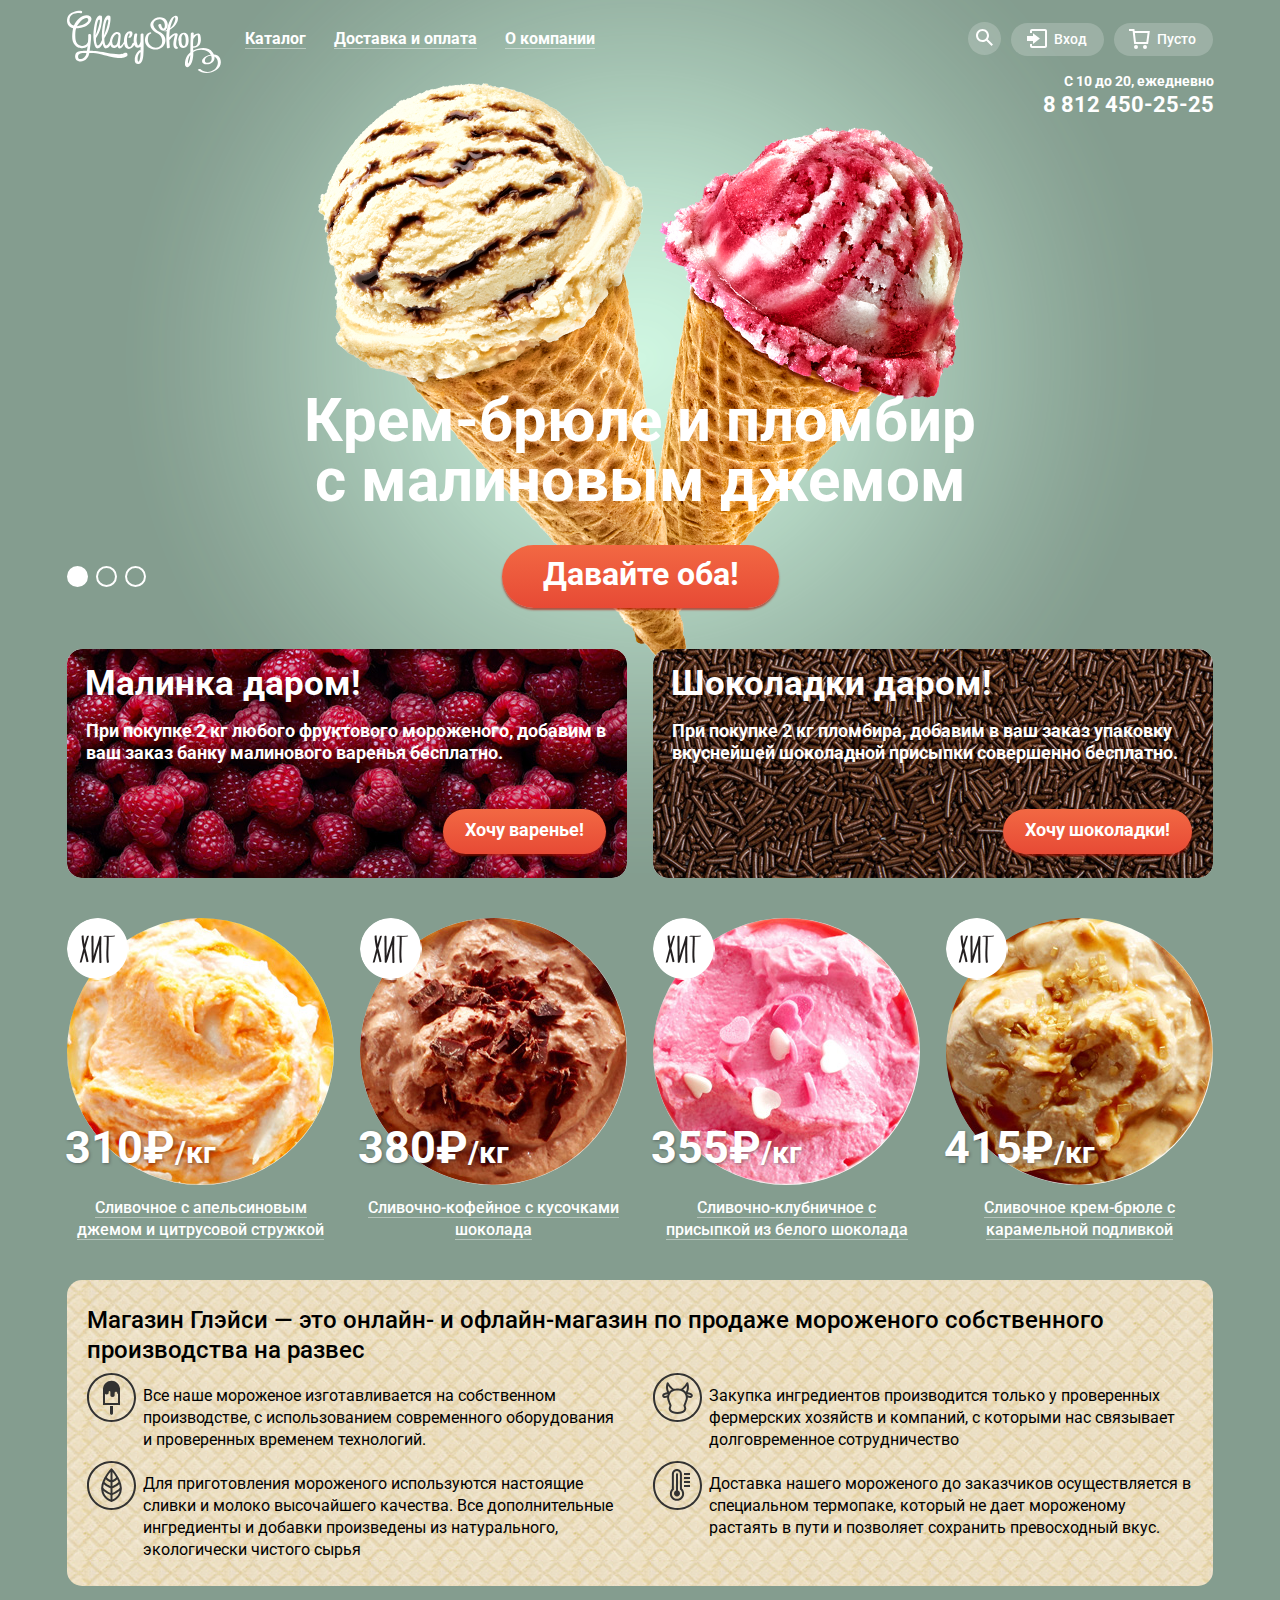
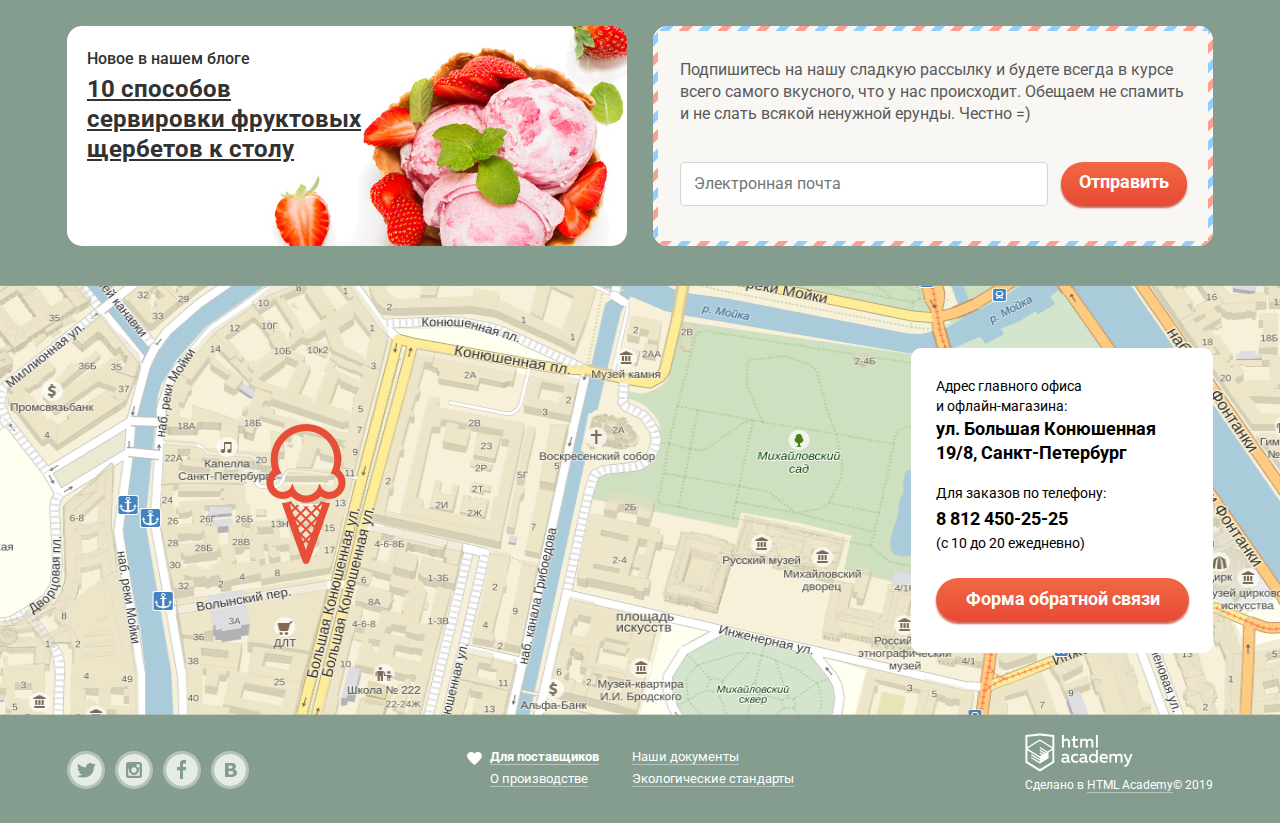
<file: index.html>
<!DOCTYPE html>
<html lang='ru'>
  <head>
    <meta charset='utf-8'>
    <title>HTML Academy: Глейси</title>
    <link href='https://fonts.googleapis.com/css?family=Roboto:400,500,700&display=swap&subset=cyrillic' rel='stylesheet'>
    <link href='css/normalize.css' rel='stylesheet'>
    <link href='css/style-mini.css' rel='stylesheet'>
  </head>
  <body>
    <input class='visually-hidden' type='radio' id='product-1' name='toggle' checked>
    <input class='visually-hidden' type='radio' id='product-2' name='toggle'>
    <input class='visually-hidden' type='radio' id='product-3' name='toggle'>
    <div class='site-wrapper'>
      <div class='site-background-img'>
        <div class='container'>
          <header class='main-header'>
            <nav class='navigation'>
              <img class='header-logo' src='img/logo.svg' width='160' height='64' alt='Магазин мороженого Глейси'>
              <ul class='site-navigation-list'>
                <li class='popup-container popup-container-catalog'>
                  <a class='site-navigation-items site-navigation-items-catalog' href='catalog.thml'><span class='text-decor'>Каталог</span></a>
                  <ul class='navigation-popup navigation-popup-catalog'>
                    <li><a class='navigation-popup-catalog-link navigation-popup-catalog-link-new' href='#'>Новинки</a></li>
                    <li><a class='navigation-popup-catalog-link' href='catalog-sundaes.html'>Сливочное</a></li>
                    <li><a class='navigation-popup-catalog-link' href='#'>Щербеты</a></li>
                    <li><a class='navigation-popup-catalog-link' href='#'>Фруктовый лед</a></li>
                    <li><a class='navigation-popup-catalog-link' href='#'>Мелорин</a></li>
                  </ul>
                </li>
                <li>
                  <div class='popup-container popup-container-delivery'>
                    <a class='site-navigation-items' href='shipping-and-payment.html'><span class='text-decor'>Доставка и оплата</span></a>
                  </div>
                </li>
                <li>
                  <div class='popup-container popup-container-about'>
                    <a class='site-navigation-items' href='about'><span class='text-decor'>О компании</span></a>
                  </div>
                </li>
              </ul>
              <ul class='user-navigation-list'>
                <li class='user-navigation-item'>
                  <div class='user-navigation-search'> 
                    <span class='user-navigation-icon user-navigation-icon-search' tabindex='0'>
                      <svg version='1.1' xmlns='http://www.w3.org/2000/svg' xmlns:xlink='http://www.w3.org/1999/xlink' x='0px' y='0px' width='17px' height='17px' viewBox='0 0 17 17' enable-background='new 0 0 17 17' xml:space='preserve'>
                        <g id='Layer_2'>
                          <path fill='#FFFFFF' d='M16.958,15.527L11.75,10.32C12.533,9.247,13,7.93,13,6.5C13,2.91,10.09,0,6.5,0S0,2.91,0,6.5 S2.91,13,6.5,13c1.438,0,2.763-0.473,3.839-1.263l5.205,5.204L16.958,15.527z M6.5,11C4.019,11,2,8.981,2,6.5S4.019,2,6.5,2 S11,4.019,11,6.5S8.981,11,6.5,11z'/>
                        </g>
                    </svg>
                      <span class='visually-hidden'>Поиск</span>
                    </span>
                    <form class='navigation-popup navigation-popup-search' action='https://echo.htmlacademy.ru' method='get'>
                      <label class='visually-hidden' for='search'>Поиск</label>
                      <input type='text' name='search' id='search' placeholder='Что ищем?'>
                      <button class='visually-hidden' type='submit'>Найти</button>
                    </form>
                  </div>
                </li>
                <li class='user-navigation-item'>
                  <div class='user-navigation-login'>
                    <a class='user-navigation-icon user-navigation-icon-login' href='login.html'>
                      <svg version='1.1' id='Layer_1' xmlns='http://www.w3.org/2000/svg' xmlns:xlink='http://www.w3.org/1999/xlink' x='0px' y='0px' width='21px' height='19px' viewBox='0 0 21 19' enable-background='new 0 0 21 19' xml:space='preserve'>
                        <g>
                          <polygon fill='#FFFFFF' points='6,14.875 12.917,9.5 6,4.125 6,7.042 -0.042,7.042 -0.042,11.959 6,11.959 	'/>
                          <path fill='#FFFFFF' d='M18,0H5C3.9,0,3,0.9,3,2v2h2V2h13v15H5v-2H3v2c0,1.1,0.9,2,2,2h13c1.1,0,2-0.9,2-2V2C20,0.9,19.1,0,18,0z'/>
                        </g>
                      </svg>
                      Вход
                    </a>
                    <section class='navigation-popup navigation-popup-login'>
                      <h2 class='visually-hidden'>Личный кабинет</h2>
                      <form action='https://echo.htmlacademy.ru' method='POST'>
                        <p>
                          <label class='visually-hidden' for='login-user'>
                            Электронная почта
                          </label>
                          <input type='text' name='login-user' id='login-user' placeholder='Электронная почта'>
                        </p>
                        <p>
                          <label class='visually-hidden' for='login-password'>
                            Пароль
                          </label>
                          <input type='password' name='login-password' id='login-password' placeholder='Пароль'>
                        </p>
                        <div class='login-extra-container'>
                          <button class='button button-login' type='submit'>Войти</button>
                          <p class='login-extra'>
                            <a href='#'>Забыли пароль?</a>
                            <a href='#'>Новая регистрация</a>
                          </p>
                        </div>
                      </form>
                    </section>
                  </div>
                </li>
                <li class='user-navigation-item'>
                  <div class='user-navigation-basket'>
                    <a class='user-navigation-icon user-navigation-icon-basket' href ='basket.html'>
                      <svg version='1.1' id='basket-full' xmlns='http://www.w3.org/2000/svg' xmlns:xlink='http://www.w3.org/1999/xlink' x='0px' y='0px' width='21px' height='20px' viewBox='0 0 21 20' enable-background='new 0 0 21 20' xml:space='preserve'>
                        <polygon fill='transparent' points='5.888,4.031 6.922,13 17.372,13 18.548,4.031 '/>
                        <circle fill='#ffffff' cx='6.984' cy='18' r='2'/>
                        <circle fill='#ffffff' cx='15.984' cy='18' r='2'/>
                        <path fill='#ffffff' d='M5.657,2.031L5.422,0H0v2h3.64l1.5,13h13.988l1.699-12.969H5.657z M17.372,13H6.922L5.888,4.031h12.66 L17.372,13z'/>
                      </svg>
                      Пусто
                    </a>
                  </div>
                </li>
              </ul>
            </nav>
            <p class='header-contacts'>
              С 10 до 20, ежедневно
              <span class='header-contacts-phone'>8 812 450-25-25</span>
            </p>
          </header>
        </div>
        <main class='index-page'>
          <div class='container'>
            <h1 class='visually-hidden'>Магазин мороженого Глейси</h1>
            <section class='slider'>
              <div class='slider-controls'>
                <label for='product-1'>Первый</label>
                <label for='product-2'>Второй</label>
                <label for='product-3'>Третий</label>
              </div>
              <ul class='slider-list'>
                <li class='slider-item slide' id='slide1'>
                  <h3 class='slide-title'>
                    Крем-брюле и пломбир с малиновым джемом
                  </h3>
                  <a class='button slide-button' href='#'>Давайте оба!</a>
                </li>
                <li class='slider-item slide' id='slide2'>
                  <h3 class='slide-title'>
                    Шоколадный пломбир и лимонный сорбет
                  </h3>
                  <a class='button slide-button' href='#'>Давайте оба!</a>
                </li>
                <li class='slider-item slide' id='slide3'>
                  <h3 class='slide-title'>
                    Пломбир с помадкой и клубничный щербет
                  </h3>
                  <a class='button slide-button' href='#'>Давайте оба!</a>
                </li>
              </ul>
            </section>
            <div class='index-columns index-columns-promo'>
              <section class='special-promo promo-raspberry'>
                <h2 class='special-promo-title'>Малинка даром!</h2>
                <p>
                  При покупке 2 кг любого фруктового мороженого, добавим в ваш заказ банку малинового варенья бесплатно.
                </p>
                <div class='promo-button-wrapper'>
                  <a class='button promo-button' href='promo-raspberry.html'>Хочу варенье!</a>
                </div>
              </section>
              <section class='special-promo promo-chocolate'>
                <h2 class='special-promo-title'>Шоколадки даром!</h2>
                <p>
                  При покупке 2 кг пломбира, добавим в ваш заказ упаковку вкуснейшей шоколадной присыпки совершенно бесплатно.
                </p>
                <div class='promo-button-wrapper'>
                  <a class='button promo-button' href='promo-chololate.html'>Хочу шоколадки!</a>
                </div>
              </section>
            </div>
            <section class='popular-goods'>
              <h2 class='visually-hidden'> Популярные товары</h2>
              <ul class='catalog-list'>
                <li class='catalog-item catalog-item-hit'>
                  <a class='catalog-item-product' href='product-1.html'>
                    <h3><span class='text-decor'>Сливочное с апельсиновым джемом и цитрусовой стружкой</span></h3>
                    <img src='img/product-1.jpg' width='267' height='267' alt='Сливочное с апельсиновым джемом и цитрусовой стружкой'>
                  </a>
                  <p class='catalog-item-price'>
                    310&#x20bd;<span class='weight'>/кг</span>
                  </p>
                  <a href='#' class='button button-quick-view'>Быстрый просмотр</a>
                </li>
                <li class='catalog-item catalog-item-hit'>
                  <a class='catalog-item-product' href='product-2.html'>
                    <h3><span class='text-decor'>Сливочно-кофейное с кусочками шоколада</span></h3>
                    <img src='img/product-2.jpg' width='267' height='267' alt='Сливочно-кофейное с кусочками шоколада'>
                  </a>
                  <p class='catalog-item-price'>
                    380&#x20bd;<span class='weight'>/кг</span>
                  </p>
                  <a href='#' class='button button-quick-view'>Быстрый просмотр</a>
                </li>
                <li class='catalog-item catalog-item-hit'>
                  <a class='catalog-item-product' href='product-3.html'>
                    <h3><span class='text-decor'>Сливочно-клубничное с присыпкой из белого шоколада</span></h3>
                    <img src='img/product-3.jpg' width='267' height='267' alt='Сливочно-клубничное с присыпкой из белого шоколада'>
                  </a>
                  <p class='catalog-item-price'>
                    355&#x20bd;<span class='weight'>/кг</span>
                  </p>
                  <a href='#' class='button button-quick-view'>Быстрый просмотр</a>
                </li>
                <li class='catalog-item catalog-item-hit'>
                  <a class='catalog-item-product' href='product-4.html'>
                    <h3><span class='text-decor'>Сливочное крем-брюле с карамельной подливкой</span></h3>
                    <img src='img/product-4.jpg' width='267' height='267' alt='Сливочное крем-брюле с карамельной подливкой'>
                  </a>
                  <p class='catalog-item-price'>
                    415&#x20bd;<span class='weight'>/кг</span>
                  </p>
                  <a href='#' class='button button-quick-view'>Быстрый просмотр</a>
                </li>
              </ul>
            </section>
            <section class='features'>
              <h2 class='visually-hidden'>Наши преимущества</h2>
              <p>
                Магазин Глэйси — это онлайн- и офлайн-магазин по продаже мороженого собственного производства на развес
              </p>
              <ul class='features-list'>
                <li class='features-item features-item-feature-1'>Все наше мороженое изготавливается на собственном производстве, с использованием современного оборудования и проверенных временем технологий.</li>
                <li class='features-item features-item-feature-3'>Закупка ингредиентов производится только у проверенных фермерских хозяйств и компаний, с которыми нас связывает долговременное сотрудничество</li>
                <li class='features-item features-item-feature-2'>Для приготовления мороженого используются настоящие сливки и молоко высочайшего качества. Все дополнительные ингредиенты и добавки произведены из натурального, экологически чистого сырья</li>
                <li class='features-item features-item-feature-4'>Доставка нашего мороженого до заказчиков осуществляется в специальном термопаке, который не дает мороженому растаять в пути и позволяет сохранить превосходный вкус.</li>
              </ul>
            </section>
            <div class='index-columns'>
              <article class='new-in-blog'>
                <h2>Новое в нашем блоге</h2>
                <a class='blog-post' href='post-1.html'>
                  10 способов сервировки фруктовых щербетов к столу
                </a>
              </article>
              <section class='subscribe'>
                <h2 class='visually-hidden'>Оформление подписки</h2>
                <p>
                  Подпишитесь на нашу сладкую рассылку и будете всегда в курсе всего самого вкусного, что у нас происходит. Обещаем не спамить и не слать всякой ненужной ерунды. Честно =)
                </p>
                <form class='form subscribe-form' action='https://echo.htmlacademy.ru' method='post'>
                  <label class='visually-hidden' for='subscribe-email'>
                    Электронная почта
                  </label>
                  <div class='subscribe-form-wrapper'>
                    <input type='text' name='subscribe-email' id='subscribe-email' placeholder='Электронная почта'>
                    <button class='button' type='submit'>Отправить</button>
                  </div>
                </form>
              </section>
            </div>
          </div>
          <section class='contacts'>
            <h2 class='visually-hidden'>Контактная информация</h2>
            <iframe src='https://www.google.com/maps/embed?pb=!1m18!1m12!1m3!1d1998.6037872533216!2d30.32085871599766!3d59.93871648187625!2m3!1f0!2f0!3f0!3m2!1i1024!2i768!4f13.1!3m3!1m2!1s0x4696310fca145cc1%3A0x42b32648d8238007!2sBolshaya+Konyushennaya+Street%2C+19%2F8%2C+Sankt-Peterburg%2C+191186!5e0!3m2!1sen!2sru!4v1560251559641!5m2!1sen!2sru' height='430' style='border:0; width:100%' allowfullscreen></iframe>
            <div class='contacts-container'>
              <div class='contacts-main'>
                <p>
                  Адрес главного офиса 
                  и офлайн-магазина:
                </p>
                <p class='contacts-info-adress'>
                  ул. Большая Конюшенная
                  19/8, Санкт-Петербург
                </p>
                <p>
                  Для заказов по телефону:
                  <span class='contacts-info-phone'>8 812 450-25-25</span>
                  (с 10 до 20 ежедневно)
                </p>
                <a href='writeus.html' class='button button-contacts'>Форма обратной связи</a>
              </div>
            </div>
          </section>
        </main>
        <div class='container'>
          <footer class='main-footer'>
            <div class='footer-socials'>
              <ul class='socials-list'>
                <li><a class='social-button social-button-twitter' href='#'><span class='visually-hidden'>Twitter</span></a></li>  
                <li><a class='social-button social-button-instagram' href='#'><span class='visually-hidden'>Instagram</span></a></li>
                <li><a class='social-button social-button-facebook' href='#'><span class='visually-hidden'>Facebook</span></a></li>
                <li><a class='social-button social-button-vk' href='#'><span class='visually-hidden'>Vk</span></a></li>
              </ul>
            </div>
            <div class='extra-info'>
              <ul class='extra-info-list'>
                <li class='suppliers-item'><a class='text-decor' href='for-suppliers.html'><b>Для поставщиков</b></a></li>
                <li><a href='documents.html' class='text-decor'>Наши документы</a></li>
                <li><a class='text-decor' href='about-prodaction.html'>О производстве</a></li>
                <li><a class='text-decor' href='ecological-standarts.html'>Экологические стандарты</a></li>
              </ul>
            </div>
            <div class='copyright'>
              <p>
                <a class='copyright-logo' href='https://htmlacademy.ru/intensive/htmlcss'><span class='visually-hidden'>HTML Academy</span></a>
                Сделано в <a class='text-decor' href='https://htmlacademy.ru/intensive/htmlcss'>HTML Academy</a>&copy; 2019
              </p>
            </div>
          </footer>
        </div>
        <section class='popup popup-feedback'>
          <h3>Форма обратной связи</h3>
          <form class='form feedback-form' action='https://echo.htmlacademy.ru' method='POST'>
            <p class='popup-feedback-container popup-feedback-input-container'>
              <label class='visually-hidden'>
                Ваше имя
              </label>
              <input type='text' name='feedback-name' placeholder='Как вас зовут?'>
            </p>
            <p class='popup-feedback-container popup-feedback-input-container'>
              <label class='visually-hidden'>
                Электронная почта
              </label>
              <input type='text' name='feedback-email' placeholder='Ваша почта для ответа?'>
            </p>
            <p class='popup-feedback-container popup-feedback-message-container'>
              <label class='visually-hidden' for='feedback-message'>Ваше сообщение</label>
              <textarea name='feedback-message' id='feedback-message'>Напишите что-нибудь...</textarea>
            </p>
            <p class='popup-feedback-container popup-feedback-container-button'>
              <button class='button button-feedback-send' type='submit'>Отправить</button>
            </p>
          </form>
          <button class='button-feedback-close' type='button'>Закрыть</button>
        </section>
      </div>
    </div>
    <script src='js/script-mini.js'></script>
  </body>
</html>
</file>
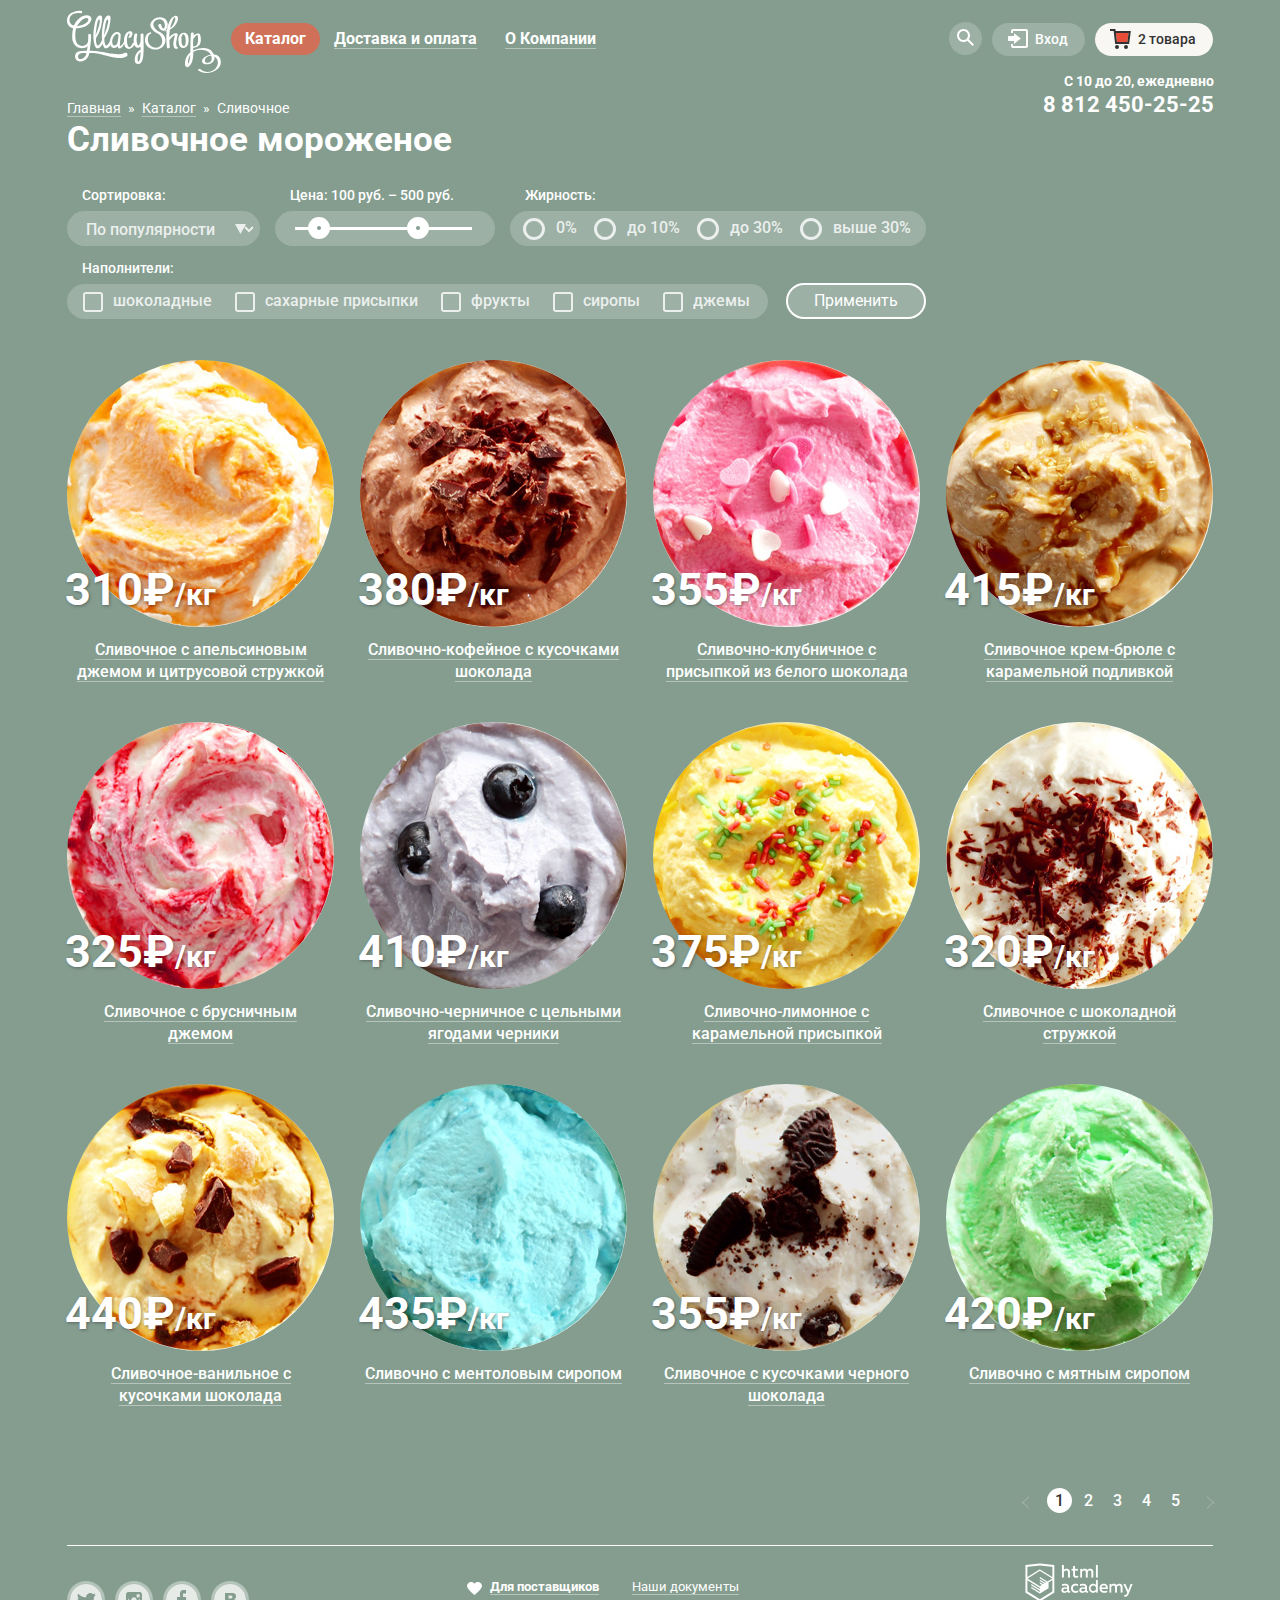
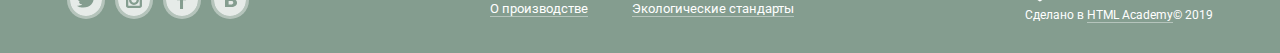
<file: catalog-sundaes.html>
<!DOCTYPE html>
<html lang='ru'>
  <head>
    <meta charset='utf-8'>
    <title>HTML Academy: Глейси</title>
    <link href='https://fonts.googleapis.com/css?family=Roboto:400,500,700&display=swap&subset=cyrillic' rel='stylesheet'>
    <link href='css/normalize.css' rel='stylesheet'>
    <link href='css/style-mini.css' rel='stylesheet'>
  </head>
  <body>
    <div class='container'>
      <header class='main-header'>
        <nav class='navigation'>
          <a href='index.html'><img class='header-logo' src='img/logo.svg' width='160' height='64' alt='Магазин мороженого Глейси'></a>
          <ul class='site-navigation-list'>
            <li class='popup-container popup-container-catalog'>
              <a class='site-navigation-items site-navigation-items-catalog site-navigation-items-catalog-current' href='catalog.thml'>Каталог</a>
              <ul class='navigation-popup navigation-popup-catalog'>
                <li><a class='navigation-popup-catalog-link navigation-popup-catalog-link-new' href='#'>Новинки</a></li>
                <li><span class='navigation-popup-catalog-link'>Сливочное</span></li>
                <li><a class='navigation-popup-catalog-link' href='#'>Щербеты</a></li>
                <li><a class='navigation-popup-catalog-link' href='#'>Фруктовый лед</a></li>
                <li><a class='navigation-popup-catalog-link' href='#'>Мелорин</a></li>
              </ul>
            </li>
            <li class='popup-container popup-container-delivery'>
              <a class='site-navigation-items' href='shipping-and-payment.html'><span class='text-decor'>Доставка и оплата</span></a>
            </li>
            <li class='popup-container popup-container-about'>
              <a class='site-navigation-items' href='about'><span class='text-decor'>О Компании</span></a>
            </li>
          </ul>
          <ul class='user-navigation-list'>
            <li class='user-navigation-item'>
              <div class='user-navigation-search'> 
                <span class='user-navigation-icon user-navigation-icon-search' tabindex='0'>
                  <svg version='1.1' xmlns='http://www.w3.org/2000/svg' xmlns:xlink='http://www.w3.org/1999/xlink' x='0px' y='0px' width='17px' height='17px' viewBox='0 0 17 17' enable-background='new 0 0 17 17' xml:space='preserve'>
                    <g id='Layer_2'>
                      <path fill='#FFFFFF' d='M16.958,15.527L11.75,10.32C12.533,9.247,13,7.93,13,6.5C13,2.91,10.09,0,6.5,0S0,2.91,0,6.5 S2.91,13,6.5,13c1.438,0,2.763-0.473,3.839-1.263l5.205,5.204L16.958,15.527z M6.5,11C4.019,11,2,8.981,2,6.5S4.019,2,6.5,2 S11,4.019,11,6.5S8.981,11,6.5,11z'/>
                    </g>
                </svg>
                  <span class='visually-hidden'>Поиск</span>
                </span>
                <form class='navigation-popup navigation-popup-search' action='https://echo.htmlacademy.ru' method='get'>
                  <label class='visually-hidden' for='search'>Поиск</label>
                  <input type='text' name='search' id='search' placeholder='Что ищем?'>
                  <button class='button visually-hidden' type='submit'>Найти</button>
                </form>
              </div>
            </li>
            <li class='user-navigation-item'>
              <div class='user-navigation-login'>
                <a class='user-navigation-icon user-navigation-icon-login' href='login.html'>
                  <svg version='1.1' id='Layer_1' xmlns='http://www.w3.org/2000/svg' xmlns:xlink='http://www.w3.org/1999/xlink' x='0px' y='0px' width='21px' height='19px' viewBox='0 0 21 19' enable-background='new 0 0 21 19' xml:space='preserve'>
                    <g>
                      <polygon fill='#FFFFFF' points='6,14.875 12.917,9.5 6,4.125 6,7.042 -0.042,7.042 -0.042,11.959 6,11.959 	'/>
                      <path fill='#FFFFFF' d='M18,0H5C3.9,0,3,0.9,3,2v2h2V2h13v15H5v-2H3v2c0,1.1,0.9,2,2,2h13c1.1,0,2-0.9,2-2V2C20,0.9,19.1,0,18,0z'/>
                    </g>
                  </svg>
                  Вход
                </a>
                <section class='navigation-popup navigation-popup-login'>
                  <h2 class='visually-hidden'>Личный кабинет</h2>
                  <form action='https://echo.htmlacademy.ru' method='POST'>
                    <p>
                      <label class='visually-hidden' for='login-user'>
                        Электронная почта
                      </label>
                      <input type='text' name='login-user' id='login-user' placeholder='Электронная почта'>
                    </p>
                    <p>
                      <label class='visually-hidden' for='login-password'>
                        Пароль
                      </label>
                      <input type='password' name='login-password' id='login-password' placeholder='Пароль'>
                    </p>
                    <div class='login-extra-container'>
                      <button class='button button-login' type='submit'>Войти</button>
                      <p class='login-extra'>
                        <a href='#'>Забыли пароль?</a>
                        <a href='#'>Новая регистрация</a>
                      </p>
                    </div>
                  </form>
                </section>
              </div>
            </li>
            <li class='user-navigation-item'>
              <div class='user-navigation-basket'>
                <a class='user-navigation-icon user-navigation-icon-basket user-navigation-icon-basket-full' href ='basket.html'>
                  <svg version='1.1' id='basket-full' xmlns='http://www.w3.org/2000/svg' xmlns:xlink='http://www.w3.org/1999/xlink' x='0px' y='0px' width='21px' height='20px' viewBox='0 0 21 20' enable-background='new 0 0 21 20' xml:space='preserve'>
                    <polygon fill='transparent' points='5.888,4.031 6.922,13 17.372,13 18.548,4.031 '/>
                    <circle fill='#ffffff' cx='6.984' cy='18' r='2'/>
                    <circle fill='#ffffff' cx='15.984' cy='18' r='2'/>
                    <path fill='#ffffff' d='M5.657,2.031L5.422,0H0v2h3.64l1.5,13h13.988l1.699-12.969H5.657z M17.372,13H6.922L5.888,4.031h12.66 L17.372,13z'/>
                  </svg>
                  2 товара
                </a>
                <section class='navigation-popup navigation-popup-basket'>
                  <h2 class='visually-hidden'>Корзина</h2>
                  <form action='https://echo.htmlacademy.ru' method='POST'>
                    <table class='basket-table'>
                      <caption class='visually-hidden'>Ваши товары</caption>
                      <tr>
                        <td class='basket-table-del'>
                          <button class='basket-delete' type='button'><span class='visually-hidden'>Удалить позицию</span></button>
                        </td>
                        <td class='basket-table-img'>
                          <a href='product-1.html'><img src='img/product-1-small.jpg' width='33' height='33' alt='мороженое'></a>
                        </td>
                        <td class='basket-table-description'>
                            <a href='product-1.html'>Пломбир с апельсиновым джемом</a>
                        </td>
                        <td class='basket-table-price'>
                          1,5 кг х <span class='bascket-price'>200 руб.</span>
                        </td>
                        <td class='basket-table-sum'>
                          300 руб.
                        </td>
                      </tr>
                      <tr>
                        <td class='basket-table-del'>
                          <button class='basket-delete' type='button'><span class='visually-hidden'>Удалить позицию</span></button>
                        </td>
                        <td class='basket-table-img'>
                          <a href='product-2.html'><img src='img/product-2-small.jpg' width='33' height='33' alt='мороженое'></a>
                        </td>
                        <td class='basket-table-description'>
                            <a href='product-2.html'>Клубничный пломбир с присыпкой из белого шоколада</a>
                        </td>
                        <td class='basket-table-price'>
                          1,5 кг х <span class='bascket-price'>300 руб.</span>
                        </td>
                        <td class='basket-table-sum'>
                          450 руб.
                        </td>
                      </tr>
                      <tr class='basket-table-summary'>
                        <td colspan='5'>
                          <span class='basket-summary'>Итого: 750 руб.</span>
                        </td>
                      </tr>
                    </table>
                    <input class='visually-hidden' type='text' name='position-1' value='Пломбир с апельсиновым джемом 1,5 кг'>
                    <input class='visually-hidden' type='text' name='position-2' value='Клубничный пломбир с присыпкой из белого шоколада 1,5 кг'>
                    <button class='button button-basket' type='submit'>Оформить заказ</button>
                  </form>
                </section>
              </div>
            </li>
          </ul>
        </nav>
        <p class='header-contacts'>
          С 10 до 20, ежедневно
          <span class='header-contacts-phone'>8 812 450-25-25</span>
        </p>
      </header>
      <main>
        <ul class='breadcrumbs'>
          <li><a class='breadcrumbs-item-link' href='index.html'><span class='text-decor'>Главная</span></a></li>
          <li><a class='breadcrumbs-item-link' href='catalog.html'><span class='text-decor'>Каталог</span></a></li>
          <li class='breadcrumbs-current'>Сливочное</li>
        </ul>
        <h1 class='main-title'>Сливочное мороженое</h1>
        <section class='filter'>
          <h2 class='visually-hidden'>Фильтр товаров</h2>
          <form class='form filter-form' action='https://echo.htmlacademy.ru' method='GET'>
            <div class='filter-first-line'>
              <fieldset class='filter-sorting'>
                <legend class='filter-label'>Сортировка:</legend>
                <select name='sorting' id='sorting'>
                  <option value='popular'>По популярности</option>
                  <option value='cheaper'>Сначала недорогие</option>
                  <option value='more-expencive'>Сначала дорогие</option>
                  <option value='fat'>По жирности</option>
                </select>
                <svg version='1.1' id='icon-dir' xmlns='http://www.w3.org/2000/svg' xmlns:xlink='http://www.w3.org/1999/xlink' x='0px' y='0px' width='11px' height='10px' viewBox='0 0 11 10' enable-background='new 0 0 11 10' xml:space='preserve'>
                  <polyline fill='#231F20' points='5.5,10 0,0 11,0 '/>
                </svg>
              </fieldset>
              <fieldset class='filter-price'>
                <legend class='filter-label'>Цена: 100 руб. – 500 руб.</legend>
                <div class='filter-price-range' tabindex='0'>
                </div>
              </fieldset>
              <fieldset class='filter-fat'>
                <legend class='filter-label'>Жирность:</legend>
                <ul class='filter-form-list'>
                  <li class='filter-form-item'>
                    <input class='visually-hidden filter-fat-input' type='radio' name='fat' value='0%' id='fat-0'>
                    <label for='fat-0'>0%</label>
                  </li>
                  <li class='filter-form-item'>
                    <input class='visually-hidden filter-fat-input' type='radio' name='fat' value='10%' id='fat-10'>
                    <label for='fat-10'>до 10%</label>
                  </li>
                  <li class='filter-form-item'>
                    <input class='visually-hidden filter-fat-input' type='radio' name='fat' value='30%' id='fat-30'>
                    <label for='fat-30'>до 30%</label>
                  </li>
                  <li class='filter-form-item'>
                    <input class='visually-hidden filter-fat-input' type='radio' name='fat' value='more-30%' id='fat-30+'>
                    <label for='fat-30+'>выше 30%</label>
                  </li>
                </ul>
              </fieldset>
            </div>
            <div class='filter-second-line'>
              <fieldset class='filter-topping'>
                <legend class='filter-label'>Наполнители:</legend>
                <ul class='filter-form-list'>
                  <li class='filter-form-item'>
                    <input class='visually-hidden filter-topping-input' type='checkbox' value='chocolate' id='chocolate'>
                    <label for='chocolate'>шоколадные</label>
                  </li>
                  <li class='filter-form-item'>
                    <input class='visually-hidden filter-topping-input' type='checkbox' value='surag-topping' id='surag-topping'>
                    <label for='surag-topping'>сахарные присыпки</label>
                  </li>
                  <li class='filter-form-item'>
                    <input class='visually-hidden filter-topping-input' type='checkbox' value='fruits' id='fruits'>
                    <label for='fruits'>фрукты</label>
                  </li>
                  <li class='filter-form-item'>
                    <input class='visually-hidden filter-topping-input' type='checkbox' value='syrups' id='syrups'>
                    <label for='syrups'>сиропы</label>
                  </li>
                  <li class='filter-form-item'>
                    <input class='visually-hidden filter-topping-input' type='checkbox' value='jam' id='jam'>
                    <label for='jam'>джемы</label>
                  </li>
                </ul>
              </fieldset>
              <button class='filter-button' type='submit'>Применить</button>
            </div>
          </form>
        </section>
        <section class='catalog'>
          <h2 class='visually-hidden'>Каталог мороженого</h2>
          <ul class='catalog-list'>
            <li class='catalog-item'>
              <a class='catalog-item-product' href='product-1.html'>
                <h3><span class='text-decor'>Сливочное с апельсиновым джемом и цитрусовой стружкой</span></h3>
                <img src='img/product-1.jpg' width='267' height='267' alt='Сливочное с апельсиновым джемом и цитрусовой стружкой'>
              </a>
              <p class='catalog-item-price'>
                310&#x20bd;<span class='weight'>/кг</span>
              </p>
              <a href='#' class='button button-quick-view'>Быстрый просмотр</a>
            </li>
            <li class='catalog-item'>
              <a class='catalog-item-product' href='product-2.html'>
                <h3><span class='text-decor'>Сливочно-кофейное с кусочками шоколада</span></h3>
                <img src='img/product-2.jpg' width='267' height='267' alt='Сливочно-кофейное с кусочками шоколада'>
              </a>
              <p class='catalog-item-price'>
                380&#x20bd;<span class='weight'>/кг</span>
              </p>
              <a href='#' class='button button-quick-view'>Быстрый просмотр</a>
            </li>
            <li class='catalog-item'>
              <a class='catalog-item-product' href='product-3.html'>
                <h3><span class='text-decor'>Сливочно-клубничное с присыпкой из белого шоколада</span></h3>
                <img src='img/product-3.jpg' width='267' height='267' alt='Сливочно-клубничное с присыпкой из белого шоколада'>
              </a>
              <p class='catalog-item-price'>
                355&#x20bd;<span class='weight'>/кг</span>
              </p>
              <a href='#' class='button button-quick-view'>Быстрый просмотр</a>
            </li>
            <li class='catalog-item'>
              <a class='catalog-item-product' href='product-4.html'>
                <h3><span class='text-decor'>Сливочное крем-брюле с карамельной подливкой</span></h3>
                <img src='img/product-4.jpg' width='267' height='267' alt='Сливочное крем-брюле с карамельной подливкой'>
              </a>
              <p class='catalog-item-price'>
                415&#x20bd;<span class='weight'>/кг</span>
              </p>
              <a href='#' class='button button-quick-view'>Быстрый просмотр</a>
            </li>
            <li class='catalog-item'>
              <a class='catalog-item-product' href='product-5.html'>
                <h3><span class='text-decor'>Сливочное с брусничным джемом</span></h3>
                <img src='img/product-5.jpg' width='267' height='267' alt='Сливочное с брусничный джемом'>
              </a>
              <p class='catalog-item-price'>
                325&#x20bd;<span class='weight'>/кг</span>
              </p>
              <a href='#' class='button button-quick-view'>Быстрый просмотр</a>
            </li>
            <li class='catalog-item'>
              <a class='catalog-item-product' href='product-6.html'>
                <h3><span class='text-decor'>Сливочно-черничное с цельными ягодами черники</span></h3>
                <img src='img/product-6.jpg' width='267' height='267' alt='Сливочно-черничное с цельными ягодами'>
              </a>
              <p class='catalog-item-price'>
                410&#x20bd;<span class='weight'>/кг</span>
              </p>
              <a href='#' class='button button-quick-view'>Быстрый просмотр</a>
            </li>
            <li class='catalog-item'>
              <a class='catalog-item-product' href='product-7.html'>
                <h3><span class='text-decor'>Сливочно-лимонное с карамельной присыпкой</span></h3>
                <img src='img/product-7.jpg' width='267' height='267' alt='Сливочно-лимонное с карамельной присыпкой'>
              </a>
              <p class='catalog-item-price'>
                375&#x20bd;<span class='weight'>/кг</span>
              </p>
              <a href='#' class='button button-quick-view'>Быстрый просмотр</a>
            </li>
            <li class='catalog-item'>
              <a class='catalog-item-product' href='product-8.html'>
                <h3><span class='text-decor'>Сливочное с шоколадной стружкой</span></h3>
                <img src='img/product-8.jpg' width='267' height='267' alt='Сливочное с шоколадной стружкой'>
              </a>
              <p class='catalog-item-price'>
                320&#x20bd;<span class='weight'>/кг</span>
              </p>
              <a href='#' class='button button-quick-view'>Быстрый просмотр</a>
            </li>
            <li class='catalog-item'>
              <a class='catalog-item-product' href='product-9.html'>
                <h3><span class='text-decor'>Сливочное-ванильное с кусочками шоколада</span></h3>
                <img src='img/product-9.jpg' width='267' height='267' alt='Сливочное-ванильное с кусочками шоколада'>
              </a>
              <p class='catalog-item-price'>
                440&#x20bd;<span class='weight'>/кг</span>
              </p>
              <a href='#' class='button button-quick-view'>Быстрый просмотр</a>
            </li>
            <li class='catalog-item'>
              <a class='catalog-item-product' href='product-10.html'>
                <h3><span class='text-decor'>Сливочно с ментоловым сиропом</span></h3>
                <img src='img/product-10.jpg' width='267' height='267' alt='Сливочно с ментоловым сиропом'>
              </a>
              <p class='catalog-item-price'>
                435&#x20bd;<span class='weight'>/кг</span>
              </p>
              <a href='#' class='button button-quick-view'>Быстрый просмотр</a>
            </li>
            <li class='catalog-item'>
              <a class='catalog-item-product' href='product-11.html'>
                <h3><span class='text-decor'>Сливочное с кусочками черного шоколада</span></h3>
                <img src='img/product-11.jpg' width='267' height='267' alt='Сливочное с кусочками черного шоколада'>
              </a>
              <p class='catalog-item-price'>
                355&#x20bd;<span class='weight'>/кг</span>
              </p>
              <a href='#' class='button button-quick-view'>Быстрый просмотр</a>
            </li>
            <li class='catalog-item'>
              <a class='catalog-item-product' href='product-12.html'>
                <h3><span class='text-decor'>Сливочно с мятным сиропом</span></h3>
                <img src='img/product-12.jpg' width='267' height='267' alt='Сливочно с мятным сиропом'>
              </a>
              <p class='catalog-item-price'>
                420&#x20bd;<span class='weight'>/кг</span>
              </p>
              <a href='#' class='button button-quick-view'>Быстрый просмотр</a>
            </li>
          </ul>
          <div class='pagination-wrapper'>
            <ul class='pagination-list'>
              <li class='pagination-item-button'><button class='pagination-button pagination-button-back' type='button'>Назад</button></li>
              <li class='pagination-item pagination-item-current'><span class='pagination-item-inner'>1</span></li>
              <li class='pagination-item'><a class='pagination-item-inner' href='catalog-sundaes-2.html'>2</a></li>
              <li class='pagination-item'><a class='pagination-item-inner' href='catalog-sundaes-3.html'>3</a></li>
              <li class='pagination-item'><a class='pagination-item-inner' href='catalog-sundaes-4.html'>4</a></li>
              <li class='pagination-item'><a class='pagination-item-inner' href='catalog-sundaes-5.html'>5</a></li>
              <li class='pagination-item-button'><button class='pagination-button pagination-button-forward' type='button'>Вперед</button></li>
            </ul>
          </div>
        </section>
      </main>
      <footer class='main-footer'>
        <div class='footer-socials'>
          <ul class='socials-list'>
            <li><a class='social-button social-button-twitter' href='#'><span class='visually-hidden'>Twitter</span></a></li>  
            <li><a class='social-button social-button-instagram' href='#'><span class='visually-hidden'>Instagram</span></a></li>
            <li><a class='social-button social-button-facebook' href='#'><span class='visually-hidden'>Facebook</span></a></li>
            <li><a class='social-button social-button-vk' href='#'><span class='visually-hidden'>Vk</span></a></li>
          </ul>
        </div>
        <div class='extra-info'>
          <ul class='extra-info-list'>
            <li class='suppliers-item'><a class='text-decor' href='for-suppliers.html'><b>Для поставщиков</b></a></li>
            <li><a class='text-decor' href='documents.html'>Наши документы</a></li>
            <li><a class='text-decor' href='about-prodaction.html'>О производстве</a></li>
            <li><a class='text-decor' href='ecological-standarts.html'>Экологические стандарты</a></li>
          </ul>
        </div>
        <div class='copyright'>
          <p>
            <a class='copyright-logo' href='https://htmlacademy.ru/intensive/htmlcss'><span class='visually-hidden'>HTML Academy</span></a>
            Сделано в <a class='text-decor' href='https://htmlacademy.ru/intensive/htmlcss'>HTML Academy</a>&copy; 2019
          </p>
        </div>
      </footer>
    </div>
  </body>
</html>
</file>
<file: css/style-mini.css>
body {font-family: 'Roboto', 'Arial', sans-serif;font-size: 16px;font-weight: 400;line-height: 22px;color: #ffffff;background-color: #849d8f;}.visually-hidden:not(:active), input[type='checkbox'].visually-hidden, input[type='radio'].visually-hidden {position: absolute;width: 1px;height: 1px;margin: -1px;border: 0;padding: 0;white-space: nowrap;-webkit-clip-path: inset(100%);clip-path: inset(100%);clip: rect(0 0 0 0);overflow: hidden;}.button {display: inline-block;text-align: center;color: #ffffff;font-size: 18px;line-height: 24px;font-weight: 700;text-decoration: none;vertical-align: top;margin: 0;padding: 0;background-image: -webkit-gradient(linear, left bottom, left top, from(#e74a35), to(#f26843));background-image: -webkit-linear-gradient(bottom, #e74a35, #f26843);background-image: -o-linear-gradient(bottom, #e74a35, #f26843);background-image: linear-gradient(to top, #e74a35, #f26843);border: none;border-radius: 50px;-webkit-box-shadow: 0px 2px 2px 0 rgba(172, 16, 0, 0.64);box-shadow: 0px 2px 2px 0 rgba(172, 16, 0, 0.64);cursor: pointer;}img {width: 100%;height: auto;}.button:hover, .button:focus {-webkit-box-shadow: 0px 1px 2px 0 #ac1000;box-shadow: 0px 1px 2px 0 #ac1000;background-image: -webkit-gradient(linear, left top, left bottom, from(rgba(255, 255, 255, 0.2)), to(rgba(255, 255, 255, 0.2))), -webkit-gradient(linear, left bottom, left top, from(#e74a35), to(#f26843));background-image: -webkit-linear-gradient(top, rgba(255, 255, 255, 0.2), rgba(255, 255, 255, 0.2)), -webkit-linear-gradient(bottom, #e74a35, #f26843);background-image: -o-linear-gradient(top, rgba(255, 255, 255, 0.2), rgba(255, 255, 255, 0.2)), -o-linear-gradient(bottom, #e74a35, #f26843);background-image: linear-gradient(to bottom, rgba(255, 255, 255, 0.2), rgba(255, 255, 255, 0.2)), linear-gradient(to top, #e74a35, #f26843);}.button:active {-webkit-box-shadow: inset 0px 2px 2px 0 #942718;box-shadow: inset 0px 2px 2px 0 #942718;background-image: -webkit-gradient(linear, left top, left bottom, from(rgba(0, 0, 0, 0.07)), to(rgba(0, 0, 0, 0.07))), -webkit-gradient(linear, left top, left bottom, from(#e74a35), to(#f26843));background-image: -webkit-linear-gradient(top, rgba(0, 0, 0, 0.07), rgba(0, 0, 0, 0.07)), -webkit-linear-gradient(top, #e74a35, #f26843);background-image: -o-linear-gradient(top, rgba(0, 0, 0, 0.07), rgba(0, 0, 0, 0.07)), -o-linear-gradient(top, #e74a35, #f26843);background-image: linear-gradient(to bottom, rgba(0, 0, 0, 0.07), rgba(0, 0, 0, 0.07)), linear-gradient(to bottom, #e74a35, #f26843);}.site-wrapper {background-color: #849d8f;}.site-background-img {width: 1200px;margin: 0 auto;background-image: url('../img/slider-item-1.png');background-repeat: no-repeat;background-position: top center;-webkit-transition: background-image 0.5s ease, background-color 0.5s ease;-o-transition: background-image 0.5s ease, background-color 0.5s ease;transition: background-image 0.5s ease, background-color 0.5s ease;}.site-background-img::before, .site-background-img::after {content: '';visibility: hidden;}.site-background-img::before {background-image: url('../img/slider-item-2.png') }.site-background-img::after {background-image: url('../img/slider-item-3.png') }.main-header {position: relative;padding-top: 10px;}.container {width: 1146px;margin: 0 auto;padding: 0 27px;}.navigation {display: -webkit-box;display: -ms-flexbox;display: flex;margin-bottom: 25px;}.header-logo {width: 160px;height: 64px;margin-right: 7px;margin-left: -3px;}.site-navigation-list {display: -webkit-box;display: -ms-flexbox;display: flex;font-size: 16px;line-height: 18px;font-weight: 700;margin: 0;margin-top: 13px;padding: 0;width: 525px;list-style: none;}.site-navigation-list li {margin: 0;padding: 0;position: relative;}.popup-container {margin-right: 0px;margin-left: 0px;border-radius: 50%;}.site-navigation-items {display: block;padding-left: 14px;padding-right: 14px;padding-top: 7px;padding-bottom: 7px;position: relative;color:#ffffff;border-radius: 25px;text-decoration: none;}.site-navigation-items:last-child {margin-right: 0;}.site-navigation-items-catalog-current {background-color: #d07058;}.navigation-popup {position: absolute;margin: 0;padding: 8px 0;font-size: 14px;font-weight: 400;line-height: 16px;background-color: #f8f7f4;-webkit-box-shadow: 0px 20px 20px 0 rgba(0, 0, 0, 0.4);box-shadow: 0px 20px 20px 0 rgba(0, 0, 0, 0.4);border-radius: 5px;list-style: none;}.navigation-popup-catalog {display: none;left: -7px;top: 38px;width: 143px;padding-top: 6px;padding-bottom: 3px;}.navigation-popup-catalog-link {display: block;margin: 0;margin-bottom: 5px;padding: 0;padding-top: 4px;padding-bottom: 6px;padding-left: 20px;padding-right: 20px;text-decoration: none;color: #323232;}span.navigation-popup-catalog-link {color: #ffffff;background-color: #d07058;}.navigation-popup-catalog-link-new {position: relative;font-size: 14px;line-height: 16px;font-weight: 700;padding-bottom: 13px;}.navigation-popup-catalog-link-new::after {content: '';position: absolute;bottom: 0px;left: 5px;width: 128px;height: 1px;background-color: black;opacity: 0.2;}.popup-container-catalog:hover .navigation-popup-catalog, .popup-container-catalog:focus-within .navigation-popup-catalog, .navigation-popup-catalog:hover {display: block;z-index: 2;}.site-navigation-items:hover {color: #323232;background-color: #f7f6f3;}.site-navigation-items:hover .text-decor {border-bottom: none;}.site-navigation-items:active {color: #323232;-webkit-box-shadow: inset 0px 2px 1px 0 #696969;box-shadow: inset 0px 2px 1px 0 #696969;background-color: #ededed;}.navigation-popup-catalog-link[href]:hover {background-color: #fbded7;}.navigation-popup-catalog-link[href]:active {background-color: #f6b5a5;}.user-navigation-list {display: -webkit-box;display: -ms-flexbox;display: flex;font-size: 14px;line-height: 16px;font-weight: 500;width: 267px;margin: 0;margin-left: auto;margin-top: 8px;padding: 0;list-style: none;}.user-navigation-item {margin: 0px;margin-left: 10px;margin-right: 0px;padding: 0;padding-bottom: 6px;}.user-navigation-item:first-child {margin-left: auto;}.user-navigation-item:last-child {margin-left: 10px;}.user-navigation-list a {text-decoration: none;color: #ffffff;}.user-navigation-search {display: block;position: relative;width: 33px;height: 37px;margin-top: 4px;border-radius: 50%;}.user-navigation-icon {display: block;position: relative;padding-top: 8px;padding-bottom: 9px;padding-left: 43px;padding-right: 17px;background-color: rgba(255, 255, 255, 0.2);border-radius: 25px;}.user-navigation-icon-search {width: 33px;height: 33px;padding: 0;border-radius: 50%;cursor: pointer;}.user-navigation-icon-search svg {padding: 7px;padding-left: 8px;}.navigation-popup-search {display:none;right: 0px;top: 36px;width: 340px;padding: 0;margin: 0;padding: 19px 15px;-webkit-box-sizing: border-box;box-sizing: border-box;}.navigation-popup-search input {-webkit-box-sizing: border-box;box-sizing: border-box;font-size: 14px;font-weight: 400;line-height: 24px;width: 100%;padding: 10px;border-radius: 5px;border: 1px solid #d3d3d2;}.navigation-popup-search input:hover {border:2px solid #d3d3d2;margin: -1px;}.user-navigation-search:hover .navigation-popup-search, .user-navigation-search:focus-within .navigation-popup-search, .navigation-popup-search:hover {display: block;z-index: 2;}.user-navigation-search:hover path {fill: #323232;}.user-navigation-search:hover .user-navigation-icon-search {background-color: #f8f7f4;}.user-navigation-icon-login svg {position: absolute;left: 16px;bottom: 8px;}.user-navigation-icon-basket svg {position: absolute;left: 15px;bottom: 7px;}.user-navigation-login {position: relative;display: block;margin-top: 5px;min-height: 37px;}.navigation-popup-login {display: none;width: 277px;margin: 0;padding: 20px 18px 0;right: 0px;top: 37px;-webkit-box-sizing: border-box;box-sizing: border-box;}.navigation-popup-login a:hover, .navigation-popup-login a:active {color: #e84d37;}.navigation-popup-login p {margin: 0px;margin-bottom: 19px;padding: 0;}.navigation-popup-login input {width: 100%;padding: 9px;padding-left: 15px;margin: 0px;font-size: 14px;font-weight: 400;line-height: 24px;-webkit-box-sizing: border-box;box-sizing: border-box;border-radius: 5px;border: solid 1px #d3d3d2;}.navigation-popup-login input:hover {border: solid 2px #d3d3d2;margin: -1px;}.navigation-popup-login a {font-size: 13px;font-weight: 400;line-height: 24px;color: #323232;text-decoration: underline;}.login-extra-container {display: -webkit-box;display: -ms-flexbox;display: flex;-webkit-box-align: start;-ms-flex-align: start;align-items: flex-start;-webkit-box-pack: justify;-ms-flex-pack: justify;justify-content: space-between;margin-bottom: 4px;}.button-login {min-width: 100px;padding-top: 12px;padding-bottom: 10px;padding-left: 25px;padding-right: 25px;}.login-extra {padding: 0;margin: 0;}.login-extra a {display: block;padding: 0;margin: 0;}.login-extra a:last-child {margin-top: -3px;}.user-navigation-login:hover .navigation-popup-login, .user-navigation-login:focus-within .navigation-popup-login, .navigation-popup-login:hover {display: block;z-index: 2;}.user-navigation-login:hover .user-navigation-icon-login {color: #323232;background-color: #f8f7f4;}.user-navigation-login:hover polygon, .user-navigation-login:hover path {fill: #323232;}.user-navigation-basket {position: relative;display: block;margin-top: 5px;min-height: 37px;}.navigation-popup-basket {display: none;width: 510px;padding: 11px 15px;padding-bottom: 22px;right: 0px;top: 37px;font-size: 13px;line-height: 16px;font-weight: 400;color: #323232;z-index: 2;text-align: right;}.navigation-popup-basket form {margin: 0;padding: 0;}.basket-table {width: 100%;margin-bottom: 13px;border-spacing: 0;text-align: left;}.basket-table .basket-table-img {width: 33px;height: 33px;padding-top: 10px;}.basket-table-img img {border-radius: 50%;}.basket-table .basket-table-description {width: 230px;padding-left: 11px;padding-top: 18px;padding-right: 0px;padding-bottom: 18px;}.basket-table .basket-table-price {width: 115px;padding-top: 18px;padding-left: 18px;padding-right: 0px;}.basket-table .basket-table-sum {padding-top: 18px;padding-left: 7px;}.basket-table td {vertical-align: top;}.navigation-popup-basket a {color: #323232;}.basket-table .basket-table-del {width: 13px;margin: 0;padding: 18px 7px;}.basket-delete {position: relative;margin: 0;padding: 0;width: 11px;height: 11px;border: none;background-color: transparent;cursor: pointer;}.basket-delete::before {content: '';position: absolute;top: 6px;left: -1px;width: 13px;height: 1px;background-color: #323232;-webkit-transform: rotate(45deg);-ms-transform: rotate(45deg);transform: rotate(45deg);}.basket-delete::after {content: '';position: absolute;top: 6px;left: -1px;width: 13px;height: 1px;background-color: #323232;-webkit-transform: rotate(-45deg);-ms-transform: rotate(-45deg);transform: rotate(-45deg);}.basket-table-summary td {padding-top: 12px;text-align: end;border-top: 1px solid #cacac7;}.basket-summary {font-size: 15px;line-height: 18px;font-weight: 700;}.button-basket {padding: 9px 14px;padding-bottom: 11px;}.user-navigation-list .user-navigation-icon-basket-full {color: #323232;background-color: #f8f7f4;}.user-navigation-icon-basket-full path {fill: #323232;}.user-navigation-icon-basket-full polygon {fill: #E84D37;}.user-navigation-icon-basket-full circle {fill: #323232;}.user-navigation-basket:hover .user-navigation-icon-basket {color: #323232;background-color: #f8f7f4;}.user-navigation-basket:hover path, .user-navigation-basket:hover circle {fill: #323232;}.user-navigation-basket:hover .navigation-popup-basket, .user-navigation-basket:focus-within .navigation-popup-basket, .navigation-popup-basket:hover {display: block;}.navigation-popup-basket a:hover, .navigation-popup-basket a:active {color: #e84d37;}.header-contacts {right: -1px;top: 73px;position: absolute;margin: 0;padding: 0;width: 175px;text-align: right;font-size: 14px;line-height: 16px;font-weight: 700;}.header-contacts span {display:block;margin: 0;margin-top: 4px;padding: 0;font-size: 22px;line-height: 24px;}.slider {position: relative;padding-top: 292px;margin-bottom: 41px;text-align: center;color: #ffffff;}.slider-list {margin: 0;padding: 0;list-style: none;}.slide {display: none;}.slide-title {width: 700px;margin: 0 auto;margin-bottom: 33px;font-size: 60px;line-height: 60.35px;font-weight: 700;}.slide-button {padding-top: 7px;padding-bottom: 12px;padding-left: 41px;padding-right: 40px;font-weight: 700;font-size: 32px;line-height: 44px;}.slider-controls {position: absolute;bottom: 20px;left: 0px;z-index: 1;font-size: 0;}.slider-controls label {display: inline-block;width: 17px;height: 17px;margin-right: 8px;vertical-align: top;background-color: transparent;border: 2px solid #ffffff;border-radius: 50%;cursor: pointer;}.slider-controls label:hover {background-color: rgba(209, 208, 206, 0.4);}#product-1:checked ~ .site-wrapper {background-color: #849d8f;}#product-1:checked > .site-background-img {background-image: url('../img/slider-item-1.png');background-position: 78px 1px;}#product-2:checked ~ .site-wrapper {background-color: #8996a6;}#product-2:checked > .site-background-img {background-image: url('../img/slider-item-2.png');background-position: 78px 1px;}#product-3:checked ~ .site-wrapper {background-color: #9d8b84;}#product-3:checked > .site-background-img {background-image: url('../img/slider-item-3.png');background-position: 78px 1px;}#product-1:checked ~ .site-wrapper #slide1, #product-2:checked ~ .site-wrapper #slide2, #product-3:checked ~ .site-wrapper #slide3 {display: block }#product-1:checked ~ .site-wrapper label[for='product-1'], #product-2:checked ~ .site-wrapper label[for='product-2'], #product-3:checked ~ .site-wrapper label[for='product-3'] {background-color: #ffffff;}.index-page {margin-bottom: 470px;}.index-columns {display: -webkit-box;display: -ms-flexbox;display: flex;-webkit-box-pack: justify;-ms-flex-pack: justify;justify-content: space-between;padding: 0;margin:0;margin-bottom: 39px;}.index-columns-promo {margin-bottom: 0;}.special-promo {width: 560px;height: 229px;padding-top: 14px;padding-left: 18px;padding-bottom: 19px;padding-right: 21px;position: relative;font-size: 18px;line-height: 22px;font-weight: 700;color: #ffffff;background-color: #4c000c;border-radius: 15px;-webkit-box-sizing: border-box;box-sizing: border-box;}.special-promo h2 {margin: 0;padding: 0;margin-bottom: 16px;font-size: 35px;line-height: 41px;font-weight: 700;}.special-promo p {padding: 0;padding-left: 1px;margin: 0;margin-bottom: 45px;}.promo-button-wrapper {text-align: right;}.promo-button {padding-bottom: 12px;padding-left: 22px;padding-right: 22px;padding-top: 9px;margin: 0;}.promo-raspberry {background-image: url('../img/promo-raspberry.jpg');background-repeat: no-repeat;}.promo-chocolate {background-image: url('../img/promo-chocolate.jpg');background-repeat: no-repeat;}.popular-goods {margin-bottom: -42px;}.catalog-list {display: -webkit-box;display: -ms-flexbox;display: flex;-ms-flex-wrap: wrap;flex-wrap: wrap;list-style: none;padding: 0;margin: 0;margin-top: 40px;}.catalog-list a {color: #ffffff;text-decoration: none;}.catalog-item {position: relative;width: 267px;padding: 0;margin: 0;margin-right: 26px;font-size: 16px;line-height: 22px;font-weight: 500;color: #ffffff;text-align: center;}.catalog-item:nth-child(4n) {margin-right: 0;}.catalog-item-product {display: -webkit-box;display: -ms-flexbox;display: flex;-webkit-box-orient: vertical;-webkit-box-direction: normal;-ms-flex-direction: column;flex-direction: column;margin: 0;margin-bottom: 15px;padding: 0;}.catalog-item-product h3 {-webkit-box-ordinal-group: 2;-ms-flex-order: 1;order: 1;font-size: 16px;line-height: 22px;font-weight: 500;margin: 0 4px;padding: 0;padding-top: 2px;}.catalog-item-product .text-decor:hover {color: #ffbc9e;border-bottom: 1px solid rgba(255, 158, 188, 0.4);}.catalog-item-hit::after {content: '';position: absolute;top: 0px;left: 0;width: 62px;height: 62px;background-image: url('../img/hit.png');border-radius: 50%;}.text-decor {border-bottom: 1px solid rgba(255, 255, 255, 0.4);}.catalog-item-product img {width: 267px;height: 267px;margin-top: 0px;margin-bottom: 10px;border-radius: 50%;}.catalog-item-price {position: absolute;top: 162px;left: -2px;text-shadow: 0.5px 0.9px 3px rgba(49, 50, 53, 0.5);font-size: 45px;line-height: 45px;font-weight: 700;text-align: left;z-index: 1;}.catalog-item-price span {font-size: 30px;}.catalog-item .button {position: relative;top: -6px;visibility: hidden;}.button-quick-view {padding: 9px 17px;padding-bottom: 11px;margin-bottom: 22px;z-index: 1;}.catalog-item::before {display: none;content: '';position: absolute;top: -6px;left: -13px;width: calc(100% + 25px);height: 100%;-webkit-box-shadow: 0px 20px 20px 0 rgba(0, 0, 0, 0.4);box-shadow: 0px 20px 20px 0 rgba(0, 0, 0, 0.4);background-color: rgba(248, 247, 244, 0.2);border-radius: 5px;pointer-events: none;z-index: 1;}.catalog-item:hover::before {display: block;}.catalog-item:hover .button {visibility: visible;}.catalog-item:hover a {position: relative;}.features {margin: 0;margin-bottom: 40px;padding-right: 14px;padding-top: 25px;padding-bottom: 25px;padding-left: 18px;font-size: 16px;line-height: 22px;color: #000000;background-color: #eee3cb;background-image: url('../img/features-background.jpg');background-repeat: repeat;background-position: 0 0;border-radius: 15px;}.features p {font-size: 24px;line-height: 30px;font-weight: 500;margin: 0;margin-bottom: 20px;margin-left: 2px;padding: 0;}.features-list {display: -webkit-box;display: -ms-flexbox;display: flex;-ms-flex-wrap: wrap;flex-wrap: wrap;list-style: none;margin: 0;padding: 0;}.features-item {position: relative;padding-left: 58px;width: 483px;margin: 0;margin-right: 25px;margin-bottom: 22px;}.features-item:nth-child(3), .features-item:nth-child(4) {margin-bottom: 0px;}.features-item:nth-child(2), .features-item:nth-child(4) {margin-right: 0px;}.features-item::before{content: '';position: absolute;left: 2px;top: -12px;width: 50px;height: 50px;}.features-item-feature-1::before {background-image: url('../img/features-1.svg');background-repeat: no-repeat;}.features-item-feature-2::before {background-image: url('../img/features-2.svg');background-repeat: no-repeat;background-position: 0 0;}.features-item-feature-3::before {background-image: url('../img/features-3.svg');background-repeat: no-repeat;background-position: 0 0;}.features-item-feature-4::before {background-image: url('../img/features-4.svg');background-repeat: no-repeat;background-position: 0 0;}.new-in-blog {width: 560px;min-height: 220px;padding: 20px;padding-top: 22px;color: #323232;background-color: #ffffff;background-image: url('../img/blog-10-ways.jpg');background-repeat: round;border-radius: 15px;-webkit-box-sizing: border-box;box-sizing: border-box;}.new-in-blog h2 {font-size: 16px;line-height: 22px;font-weight: 500;margin: 0;margin-bottom: 4px;padding: 0;}.blog-post {display: block;width: 285px;margin: 0;padding: 0;font-size: 24px;line-height: 30px;font-weight: 700;color: #323232;}.subscribe {width: 560px;min-height: 210px;margin: 0;padding-bottom: 31px;padding-top: 28px;padding-right: 18px;padding-left: 22px;font-size: 16px;line-height: 22px;font-weight: 400;color: #5a5a5a;background-color: #f8f7f4;border: 5px solid transparent;border-radius: 15px;-webkit-border-image: url('../img/subscribe-background.png');-o-border-image: url('../img/subscribe-background.png');border-image: url('../img/subscribe-background.png');border-image-slice: 5;-webkit-box-sizing: border-box;box-sizing: border-box;}.subscribe p {margin: 0;margin-bottom: 37px;padding: 0;}.subscribe-form-wrapper {display: -webkit-box;display: -ms-flexbox;display: flex;-webkit-box-pack: justify;-ms-flex-pack: justify;justify-content: space-between;width: 507px;margin: 0;padding: 0;}.subscribe input {width: 368px;padding: 12px 13px;border: solid 1px rgba(178, 178, 178, 0.52);border-radius: 5px;-webkit-box-sizing: border-box;box-sizing: border-box;}.subscribe input:hover {border: solid 2px rgba(178, 178, 178, 0.52);margin: -1px;}.subscribe .button {padding-left: 18px;padding-right: 18px;padding-top: 6px;padding-bottom: 10px;margin-left: auto;}.contacts {position: absolute;left: 0;height: 430px;width: 100%;margin: 0 auto;background-image: url('../img/contacts-map.png');background-repeat: round;}.contacts iframe {position: absolute;border: 0px;}.contacts::before {content: '';position: absolute;left: 266px;top: 139px;width: 80px;height: 140px;background-image: url('../img/pin.png') }.contacts-container {width: 1146px;margin: 0 auto;position: relative;}.contacts-main {position: absolute;top: 63px;right: 0;width: 302px;padding: 25px;padding-right: 24px;padding-top: 28px;padding-bottom: 31px;font-size: 14px;line-height: 20px;color: #000000;background-color: #ffffff;border-radius: 10px;-webkit-box-sizing: border-box;box-sizing: border-box;}.contacts-main p {margin: 0px;}.contacts-main p:first-child {width: 150px;}.contacts-info {font-size: 18px;line-height: 24px;font-weight: 700;}.contacts-main .contacts-info-adress {margin-bottom: 18px;margin-top: 1px;font-size: 18px;line-height: 24px;font-weight: 700;}.contacts-main .contacts-info-phone {display: block;margin-top: 4px;margin-bottom: 2px;font-size: 18px;line-height: 24px;font-weight: 700;}.button-contacts {display: block;padding-bottom: 11px;padding-top: 9px;padding-left: 28px;padding-right: 28px;margin-top: 25px;}.breadcrumbs {display: -webkit-box;display: -ms-flexbox;display: flex;margin: 0;margin-top: -5px;margin-bottom: 3px;padding: 0;font-size: 14px;line-height: 16px;color: #ffffff;list-style: none;}.breadcrumbs li {position: relative;margin: 0;padding: 0;padding-right: 21px;}.breadcrumbs li:not(:last-child)::after {content: '»';position: absolute;right: 7px;}.breadcrumbs a {font-size: 14px;line-height: 16px;font-weight: 400;color: #ffffff;text-decoration: none;}.breadcrumbs a:hover, .breadcrumbs a:active {color: #ffbc9e;}.breadcrumbs-item-link:hover .text-decor, .breadcrumbs-item-link:active .text-decor {border-bottom: 1px solid rgba(255, 158, 188, 0.4) }.main-title {font-size: 35px;line-height: 41px;font-weight: 700;color: #ffffff;margin: 0;padding: 0;margin-bottom: 43px;}.filter {font-size: 16px;line-height: 18px;font-weight: 500;color: #ffffff;margin-bottom: 42px;padding: 0;}.filter-first-line {position: relative;display: -webkit-box;display: -ms-flexbox;display: flex;-ms-flex-wrap: wrap;flex-wrap: wrap;margin-bottom: 30px;}.filter-second-line {display: -webkit-box;display: -ms-flexbox;display: flex;-ms-flex-wrap: wrap;flex-wrap: wrap;}.filter-label {position: relative;top: -16px;left: 15px;font-size: 14px;line-height: 16px;font-weight: 500;margin: 0;padding: 0;}.filter-form fieldset {margin-left: 0;margin-right: 15px;margin-bottom: 0px;padding: 0;border: none;border-radius: 50px;background-color: rgba(255, 255, 255, 0.2);}.filter-sorting {width: 193px;}.filter-sorting select {font-size: 16px;line-height: 18px;font-weight: 500;color: white;width: 175px;margin-left: 15px;border: none;background-color: transparent;-webkit-appearance: button;cursor: pointer;opacity: 0.8;}.filter-sorting svg {position: absolute;top: 21px;left: 168px;pointer-events: none;}.filter-sorting polyline {fill: #ffffff;opacity: 0.8;}.filter-sorting:hover select {color: #323232;opacity: 1;}.filter-sorting:hover polyline {fill: #323232;opacity: 1;}.filter-price {width: 220px;}.filter-price-range {position: relative;top: 8px;left: 20px;width: 177px;height: 3px;background-color: #ffffff;cursor: pointer;}.filter-price-range::before {content: '';position: absolute;top: -10px;left: 13px;width: 4px;height: 4px;background-color: #849d8f;border: 9px solid #ffffff;border-radius: 50%;}.filter-price-range::after {content: '';position: absolute;top: -10px;right: 43px;width: 4px;height: 4px;background-color: #849d8f;border: 9px solid #ffffff;border-radius: 50%;}.filter-form-list {display: -webkit-box;display: -ms-flexbox;display: flex;margin-top: 0;margin-left: 0px;margin-right: 6px;margin-bottom: 9px;padding: 0;padding-left: 1px;padding-right: 4px;list-style: none;}.filter-form-item {margin-right: 5px }.filter-second-line .filter-form-item {margin-right: 8px;}.filter-fat-input + label {position: relative;padding: 0;padding-left: 25px;margin: 0;margin-left: 20px;opacity: 0.8;cursor: pointer;}.filter-fat-input + label::before {position: absolute;left: -8px;top: 0px;content: '';width: 16px;height: 16px;border: 3px solid rgba(255, 255, 255, 1);border-radius: 50%;}.filter-fat-input:checked + label::after {position: absolute;left: -1px;top: 7px;content: '';width: 8px;height: 8px;background-color: rgba(255, 255, 255, 1);border-radius: 50%;}.filter-topping-input + label {position: relative;padding: 0;padding-left: 25px;margin: 0;margin-left: 20px;opacity: 0.8;cursor: pointer;}.filter-topping-input + label::before {position: absolute;left: -5px;top: 1px;content: '';width: 16px;height: 16px;border: 2px solid rgba(255, 255, 255, 1);border-radius: 3px;}.filter-topping-input:checked + label::before {position: absolute;left: -5px;top: 1px;content: '';width: 24px;height: 20px;background-image: url('../img/checkbox-on.svg');background-repeat: round;background-position: 0 0;border: none;}.filter-fat-input + label:hover, .filter-topping-input + label:hover {opacity: 1;}.filter-fat-input[disabled] + label, .filter-topping-input[disabled] + label {cursor: default;opacity: 0.4 }.filter-fat-input:focus + label {outline: auto;outline-color: blue;outline-width: 4px;}.filter-topping-input:focus + label {outline: auto;outline-color: blue;outline-width: 4px;}.filter-form label:active {outline: none;}.filter-button {color: #ffffff;height: 36px;padding: 0px 26px;margin-top: auto;margin-left: 3px;background-color: rgba(255, 255, 255, 0.2);border: 2px solid #ffffff;border-radius: 50px;}.filter-button:hover {color: #323232;background-color: #ffffff;}.filter-button:active {color: #323232;padding: 2px 28px;-webkit-box-shadow: inset 0px 2px 1px 0 #696969;box-shadow: inset 0px 2px 1px 0 #696969;background-color: #ededed;border: none;}.catalog {margin: 0;padding-top: 1px;border-bottom: 1px solid white;}.catalog .catalog-item {margin-top: -42px;}.pagination-list {display: -webkit-box;display: -ms-flexbox;display: flex;-ms-flex-wrap: wrap;flex-wrap: wrap;list-style: none;margin: 0;margin-left: auto;padding: 0;width: 188px;font-size: 16px;line-height: 18px;font-weight: 500;}.pagination-wrapper {margin-top: 0px;margin-bottom: 32px;}.pagination-item {width: 25px;height: 25px;border-radius: 50%;}.pagination-item-inner {display: block;margin-top: 4px;margin-left: 8px;}.pagination-item {margin-right: 4px;}.pagination-item:last-child {margin-right: 0px;}.pagination-item-button {margin:0;margin-right: 3px;padding: 0;width: 19px;height: 25px;text-align: center;}.pagination-button {position: relative;width: 19px;height: 25px;font-size: 0;opacity:0.2;background-color: transparent;border: 0;cursor: pointer;}.pagination-item-button:last-child {margin-right: 0px;}.pagination-button-forward::before {content: '';position: absolute;bottom: 5px;right:0;width: 1px;height: 10px;background-color: #ffffff;-webkit-transform: rotate(45deg);-ms-transform: rotate(45deg);transform: rotate(45deg);}.pagination-button-forward::after {content: '';position: absolute;top: 5px;right: 0;width: 1px;height: 10px;background-color: #ffffff;-webkit-transform: rotate(-45deg);-ms-transform: rotate(-45deg);transform: rotate(-45deg);}.pagination-button-back::before {content: '';position: absolute;bottom: 5px;left: 0;width: 1px;height: 10px;background-color: #ffffff;-webkit-transform: rotate(-45deg);-ms-transform: rotate(-45deg);transform: rotate(-45deg);}.pagination-button-back::after {content: '';position: absolute;top: 5px;left: 0;width: 1px;height: 10px;background-color: #ffffff;-webkit-transform: rotate(45deg);-ms-transform: rotate(45deg);transform: rotate(45deg);}.pagination-list a {color: #ffffff;text-decoration: none;}.pagination-item:hover {background-color: rgba(255, 255, 255, 0.4) }.pagination-button:hover {opacity: 1;}.pagination-item-current {color: #323232;background-color: #ffffff;}.main-footer {display: -webkit-box;display: -ms-flexbox;display: flex;-webkit-box-align: center;-ms-flex-align: center;align-items: center;padding-top: 31px;padding-bottom: 30px;font-size: 13px;line-height: 16px;font-weight: 400;}.main-footer a {color: #ffffff;}.socials-list {display: -webkit-box;display: -ms-flexbox;display: flex;-ms-flex-wrap: wrap;flex-wrap: wrap;margin: 0;padding: 0;width: 267px;list-style: none;}.socials-list li {margin: 0;margin-right: 10px;padding: 0;}.socials-list li:last-child {margin: 0;}.social-button {display: block;width: 38px;height: 38px;text-decoration: none;border-radius: 50%;border: 3px solid rgba(255, 255, 255, 0.5);opacity: 0.8;-webkit-box-sizing: border-box;box-sizing: border-box;}.social-button:hover {opacity: 1;}.social-button:active {opacity: 0.7 }.social-button-twitter {background-image: url('../img/twitter.svg');background-repeat: no-repeat;background-position: center;}.social-button-instagram {background-image: url('../img/instagram.svg');background-repeat: no-repeat;background-position: center;}.social-button-facebook {background-image: url('../img/fb.svg');background-repeat: no-repeat;background-position: center;}.social-button-vk {background-image: url('../img/vk.svg');background-repeat: no-repeat;background-position: center;}.extra-info {width: 560px;margin: 0 auto;padding-left: 130px;padding-right: 125px;-webkit-box-sizing: border-box;box-sizing: border-box;}.extra-info a {font-size: 13px;line-height: 18px;font-weight: 400;text-decoration: none;}.extra-info a:hover {color: #ffbc9e;}.extra-info a:active {color: #ffbc9e;}.extra-info .text-decor:hover, .extra-info .text-decor:active {border-bottom: 1px solid rgba(255, 158, 188, 0.4) }.extra-info-list {display: -webkit-box;display: -ms-flexbox;display: flex;-ms-flex-wrap: wrap;flex-wrap: wrap;width: 350px;margin: 0;padding: 0;list-style: none;}.extra-info-list li {width: 142px;padding-bottom: 4px;}.extra-info-list li:nth-child(2n) {width: 175px;}.suppliers-item {position: relative;}.suppliers-item::before {content: '';position: absolute;top: 4px;left: -23px;width: 15px;height: 13px;background-image: url('../img/heart.svg');background-repeat: no-repeat;}.copyright {position: relative;width: 267px;font-size: 12px;line-height: 16px;font-weight: 400;}.copyright a {text-decoration: none;}.copyright a:hover, .copyright a:active {color: #ffbc9e;}.copyright .text-decor:hover, .copyright .text-decor:active {border-bottom: 1px solid rgba(255, 158, 188, 0.4) }.copyright p {margin: 0;margin-top: 30px;padding: 0;text-align: right;}.copyright-logo {position: absolute;right: 80px;top: -14px;width: 108px;height: 40px;background-image: url('../img/logo-htmlacademy-small.png');background-repeat: no-repeat;-webkit-box-sizing: border-box;box-sizing: border-box;}.popup {position: fixed;font-size: 13px;line-height: 24px;color: #323232;background-color: #f8f7f4;-webkit-box-shadow: 0px 20px 20px 0 rgba(0, 0, 0, 0.4);box-shadow: 0px 20px 20px 0 rgba(0, 0, 0, 0.4);}.popup a {color: #323232;}.popup-feedback {display: none;top: 50%;left: 50%;margin-left: -238px;margin-top: -221px;height: 442px;width: 477px;padding-bottom: 27px;padding-top: 15px;padding-left: 23px;padding-right: 25px;-webkit-box-sizing: border-box;box-sizing: border-box;border-radius: 10px;z-index: 2;}.popup-feedback:target {display: block;-webkit-animation: bounce 0.5s;animation: bounce 0.5s }.popup-feedback-show {display: block;-webkit-animation: bounce 0.5s;animation: bounce 0.5s }.popup-feedback-container {margin: 0;padding: 0;}.popup-feedback-input-container {margin: 0;padding: 0;margin-bottom: 20px;}.popup-feedback-message-container {margin: 0;padding: 0;margin-bottom: 17px;}.popup-feedback-container-button {text-align: right;}.popup-feedback h3 {margin: 0;margin-bottom: 20px;padding: 0;font-size: 24px;line-height: 28px;font-weight: 500;color: #323232;}.popup-feedback input, .popup-feedback textarea {padding-top: 9px;padding-bottom: 9px;padding-left: 15px;font-size: 16px;line-height: 24px;color: #999999;background-color: #ffffff;border: 1px solid #d3d3d2;border-radius: 5px;-webkit-box-sizing: border-box;box-sizing: border-box;}.popup-feedback input:hover, .popup-feedback textarea:hover {border: 2px solid #c7c6c5;margin: -1px;}.popup-feedback textarea:hover {margin-bottom: 1px;}.popup-feedback input:focus, .popup-feedback textarea:focus {color: #323232;}.popup-feedback input {width: 267px;}.popup-feedback textarea {width: 428px;height: 155px;padding-top: 7px;}.button-feedback-close {position: absolute;top: 12px;right: 15px;font-size: 0;width: 21px;height: 21px;background-color: transparent;border: none;cursor: pointer;}.button-feedback-close::before, .button-feedback-close::after {content: '';position: absolute;right: 0px;width: 20px;height: 3px;background: #323232;}.button-feedback-close::before {-webkit-transform: rotate(45deg);-ms-transform: rotate(45deg);transform: rotate(45deg);}.button-feedback-close::after {-webkit-transform: rotate(-45deg);-ms-transform: rotate(-45deg);transform: rotate(-45deg);}.button-feedback-send {padding-top: 10px;padding-bottom: 11px;padding-left: 23px;padding-right: 23px;}@-webkit-keyframes shake {0%, 100% {-webkit-transform: translateX(0);transform: translateX(0);}10%, 30%, 50%, 70%, 90% {-webkit-transform: translateX(-10px);transform: translateX(-10px);}20%, 40%, 60%, 80% {-webkit-transform: translateX(10px);transform: translateX(10px);}}@keyframes shake {0%, 100% {-webkit-transform: translateX(0);transform: translateX(0);}10%, 30%, 50%, 70%, 90% {-webkit-transform: translateX(-10px);transform: translateX(-10px);}20%, 40%, 60%, 80% {-webkit-transform: translateX(10px);transform: translateX(10px);}}.popup-error {-webkit-animation: shake 0.5s;animation: shake 0.5s;}@-webkit-keyframes bounce {0% {-webkit-transform: translateY(-2000px);transform: translateY(-2000px);}70% {-webkit-transform: translateY(30px);transform: translateY(30px);}90% {-webkit-transform: translateY(-10px);transform: translateY(-10px);}100% {-webkit-transform: translateY(0);transform: translateY(0);}}@keyframes bounce {0% {-webkit-transform: translateY(-2000px);transform: translateY(-2000px);}70% {-webkit-transform: translateY(30px);transform: translateY(30px);}90% {-webkit-transform: translateY(-10px);transform: translateY(-10px);}100% {-webkit-transform: translateY(0);transform: translateY(0);}}
</file>
